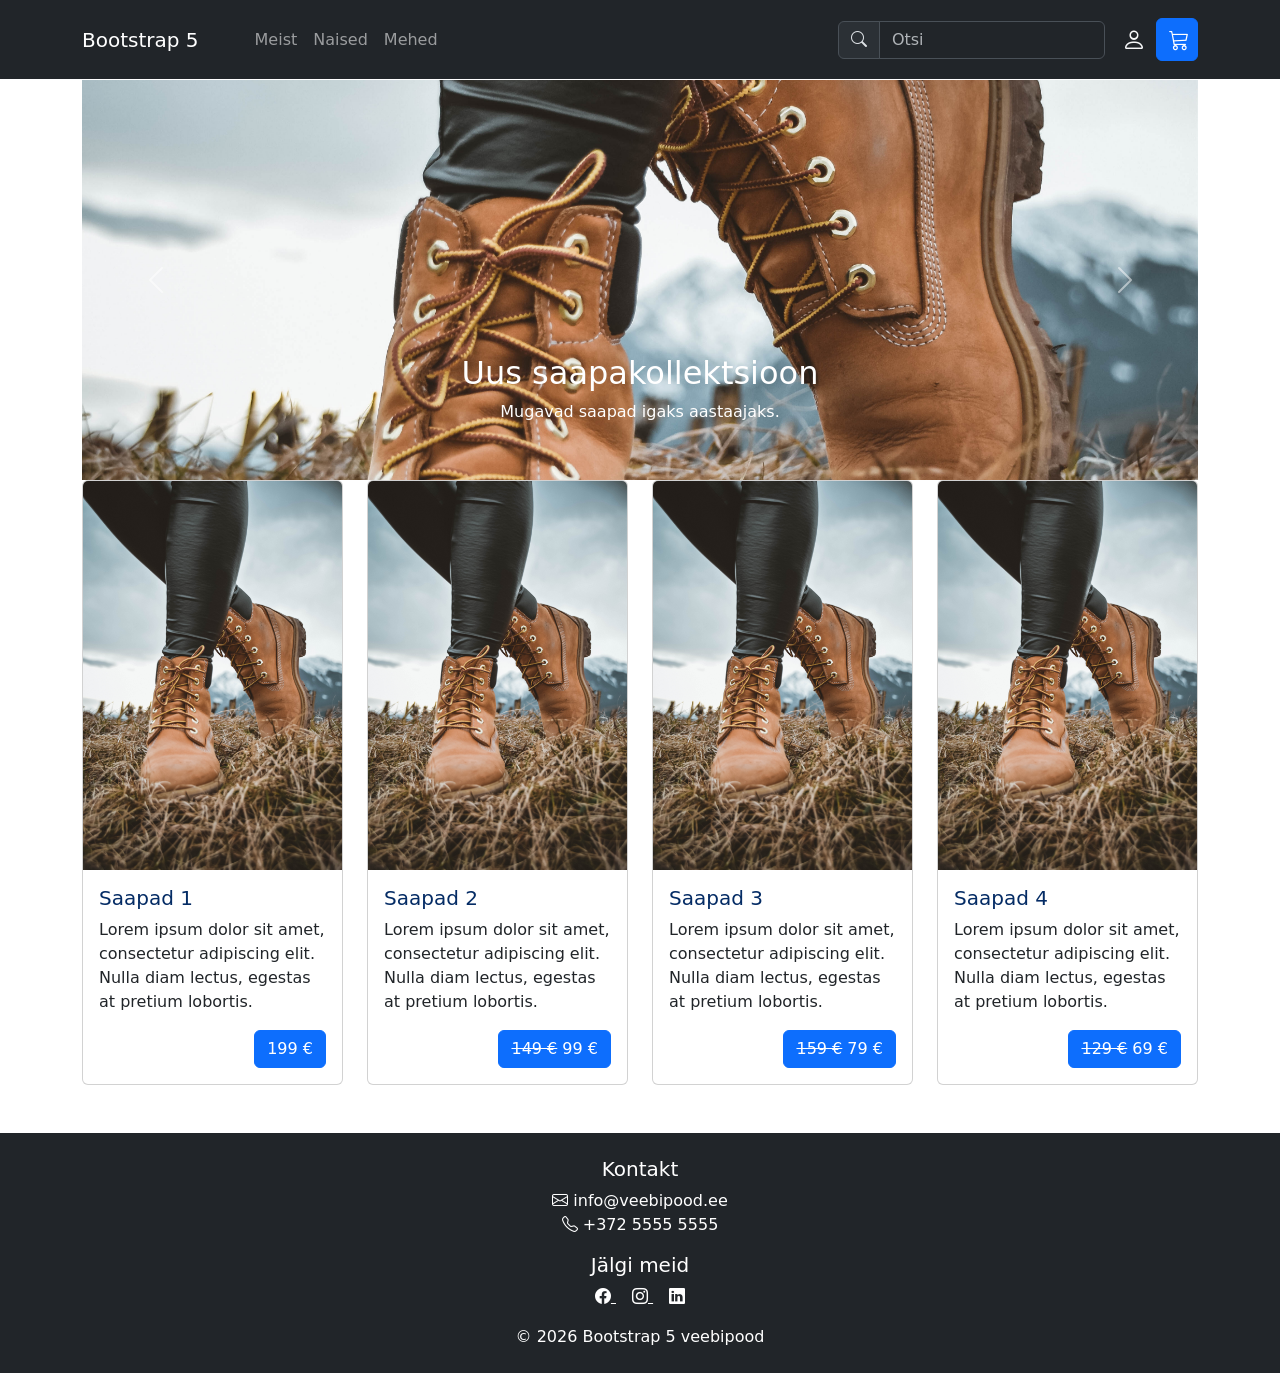
<file: index.html>
<!doctype html>
<html lang="et">

<head>
  <meta charset="utf-8">
  <meta name="viewport" content="width=device-width, initial-scale=1">
  <meta name="description" content="Bootstrapi juhend">
  <meta name="author" content="">
  <title>Bootstrap 5 juhend</title>
  <!--Bootstrap CSS-->
  <link href="https://cdn.jsdelivr.net/npm/bootstrap@5.3.3/dist/css/bootstrap.min.css" rel="stylesheet"
    integrity="sha384-QWTKZyjpPEjISv5WaRU9OFeRpok6YctnYmDr5pNlyT2bRjXh0JMhjY6hW+ALEwIH" crossorigin="anonymous">
  <!--Bootstrap ikoonid-->
  <link href="https://cdn.jsdelivr.net/npm/bootstrap-icons@1.9.1/font/bootstrap-icons.css" rel="stylesheet">
  <!--minu CSS-->
  <link rel="stylesheet" href="custom.css">
</head>

<body>
<!-- Navigatsioon --->
  <nav class="navbar navbar-expand-lg bg-dark py-3 fixed-top" data-bs-theme="dark">
    <div class="container">
      <button class="navbar-toggler" type="button" data-bs-toggle="collapse" data-bs-target="#navbarSupportedContent"
        aria-controls="navbarSupportedContent" aria-expanded="false" aria-label="Toggle navigation">
        <span class="navbar-toggler-icon"></span>
      </button>
      <a class="navbar-brand me-5" href="#">Bootstrap 5</a>
      <div class="collapse navbar-collapse" id="navbarSupportedContent">
        <ul class="navbar-nav me-auto">
			 <li class="nav-item">
    <a class="nav-link" href="meist.html">Meist</a>
  </li>

  <li class="nav-item dropdown">
          <li class="nav-item dropdown">
            <a class="nav-link dropdown" href="#" id="navbarDropdown" role="button" data-bs-toggle="dropdown"
              aria-expanded="false">Naised</a>
            <ul class="dropdown-menu" aria-labelledby="navbarDropdown">
              <li><a class="dropdown-item" href="#">Kingad</a></li>
              <div class="dropdown-divider"></div>
              <li><a class="dropdown-item" href="#">Saapad</a></li>
            </ul>
          </li>
          <li class="nav-item dropdown">
            <a class="nav-link dropdown" href="#" id="navbarDropdown" role="button" data-bs-toggle="dropdown"
              aria-expanded="false">Mehed</a>
            <ul class="dropdown-menu" aria-labelledby="navbarDropdown">
              <li><a class="dropdown-item" href="#">Kingad</a></li>
              <div class="dropdown-divider"></div>
              <li><a class="dropdown-item" href="#">Saapad</a></li>
            </ul>
          </li>
        </ul>
       
		<!--Otsi vorm -->
        <form class="d-flex me-1">
          <div class="input-group">
            <div class="input-group-text"><span class="bi bi-search mb-2"></span></div>
            <input class="form-control" type="search" placeholder="Otsi" aria-label="Search">
          </div>
        </form>
      </div>
      <div class="float-end">
       
	   <!--Login ikoon-->
        <button class="btn btn-link text-light" type="submit"><span class="bi bi-person"></span></button>
        
	   <!--Ostukorvi ikoon-->
        <a class="btn btn-primary" href="ostukorv.html" type="submit"><span class="bi bi-cart3"></span></button></a>
      
	  </div>
    </div>
  </nav>
  
  <!--Tee ise: siia konteinerisse lisa pildikarusell-->
<div id="karussell" class="carousel slide container" data-bs-ride="carousel">

  <div class="carousel-inner">

    <div class="carousel-item active">
      <img src="stephan-seeber-NzAfGi8XuA4-unsplash.jpg"
        class="d-block w-100"
        alt="Saapad">

      <div class="carousel-caption d-none d-lg-block">
        <h2>Uus saapakollektsioon</h2>
        <p>Mugavad saapad igaks aastaajaks.</p>
      </div>
    </div>

    <div class="carousel-item">
      <img src="stephan-seeber-NzAfGi8XuA4-unsplash.jpg"
        class="d-block w-100"
        alt="Saapad looduses">
    </div>

  </div>

  <button class="carousel-control-prev"
    type="button"
    data-bs-target="#karussell"
    data-bs-slide="prev">

    <span class="carousel-control-prev-icon"></span>
  </button>

  <button class="carousel-control-next"
    type="button"
    data-bs-target="#karussell"
    data-bs-slide="next">

    <span class="carousel-control-next-icon"></span>
  </button>

</div>
  
  <!--Tooted avalehel kaartidena-->
  <div class="container overflow-hidden">
    <div class="row g-4 row justify-content-center">
      <div class="col-xl-3 col-md-6">
        <div class="card">
          <img src="stephan-seeber-NzAfGi8XuA4-unsplash.jpg" class="card-img-top" alt="pilt">
          <div class="card-body">
            <h5 class="card-title text-primary-emphasis">Saapad 1</h5>
            <p class="card-text">Lorem ipsum dolor sit amet, consectetur adipiscing elit. Nulla diam lectus, egestas at
              pretium lobortis.</p>
            <a href="toode.html" class="btn btn-primary float-end">199 €</a>
          </div>
        </div>
      </div>
      <div class="col-xl-3 col-md-6">
        <div class="card">
          <img src="stephan-seeber-NzAfGi8XuA4-unsplash.jpg" class="card-img-top" alt="pilt">
          <div class="card-body">
            <h5 class="card-title text-primary-emphasis">Saapad 2</h5>
            <p class="card-text">Lorem ipsum dolor sit amet, consectetur adipiscing elit. Nulla diam lectus, egestas at
              pretium lobortis.</p>
            <a href="#" class="btn btn-primary float-end"><s>149 €</s> 99 € </a>
          </div>
        </div>
      </div>
      <div class="col-xl-3 col-md-6">
        <div class="card">
          <img src="stephan-seeber-NzAfGi8XuA4-unsplash.jpg" class="card-img-top" alt="pilt">
          <div class="card-body">
            <h5 class="card-title text-primary-emphasis">Saapad 3</h5>
            <p class="card-text">Lorem ipsum dolor sit amet, consectetur adipiscing elit. Nulla diam lectus, egestas at
              pretium lobortis.</p>
            <a href="#" class="btn btn-primary float-end"><s>159 €</s> 79 €</a>
          </div>
        </div>
      </div>
      <div class="col-xl-3  col-md-6">
        <div class="card">
          <img src="stephan-seeber-NzAfGi8XuA4-unsplash.jpg" class="card-img-top" alt="pilt">
          <div class="card-body">
            <h5 class="card-title text-primary-emphasis">Saapad 4</h5>
            <p class="card-text">Lorem ipsum dolor sit amet, consectetur adipiscing elit. Nulla diam lectus, egestas at
              pretium lobortis.</p>
            <a href="#" class="btn btn-primary float-end"><s>129 €</s> 69 €</a>
          </div>
        </div>
      </div>
    </div>
  </div>
  
  <!--Tee ise: kujunda siia korrektne jalus - lisa kontaktid ja sotsiaalvõrgustike lingid ikoonidega.-->
<footer class="bg-dark text-white mt-5 p-4">
  <div class="container text-center">

    <h5>Kontakt</h5>
    <p>
      <i class="bi bi-envelope"></i> info@veebipood.ee<br>
      <i class="bi bi-telephone"></i> +372 5555 5555
    </p>

    <h5>Jälgi meid</h5>
    <a href="https://facebook.com" class="text-white me-3">
      <i class="bi bi-facebook"></i>
    </a>

    <a href="https://instagram.com" class="text-white me-3">
      <i class="bi bi-instagram"></i>
    </a>

    <a href="https://linkedin.com" class="text-white">
      <i class="bi bi-linkedin"></i>
    </a>

    <p class="mt-3 mb-0">© 2026 Bootstrap 5 veebipood</p>

  </div>
</footer>
  
  <!--Popper.js-->
  <script src="https://cdn.jsdelivr.net/npm/@popperjs/core@2.11.8/dist/umd/popper.min.js"
    integrity="sha384-I7E8VVD/ismYTF4hNIPjVp/Zjvgyol6VFvRkX/vR+Vc4jQkC+hVqc2pM8ODewa9r"
    crossorigin="anonymous"></script>
  
  <!--Bootstrap.js-->
  <script src="https://cdn.jsdelivr.net/npm/bootstrap@5.3.3/dist/js/bootstrap.min.js"
    integrity="sha384-0pUGZvbkm6XF6gxjEnlmuGrJXVbNuzT9qBBavbLwCsOGabYfZo0T0to5eqruptLy"
    crossorigin="anonymous"></script>

</body>

</html>
</file>
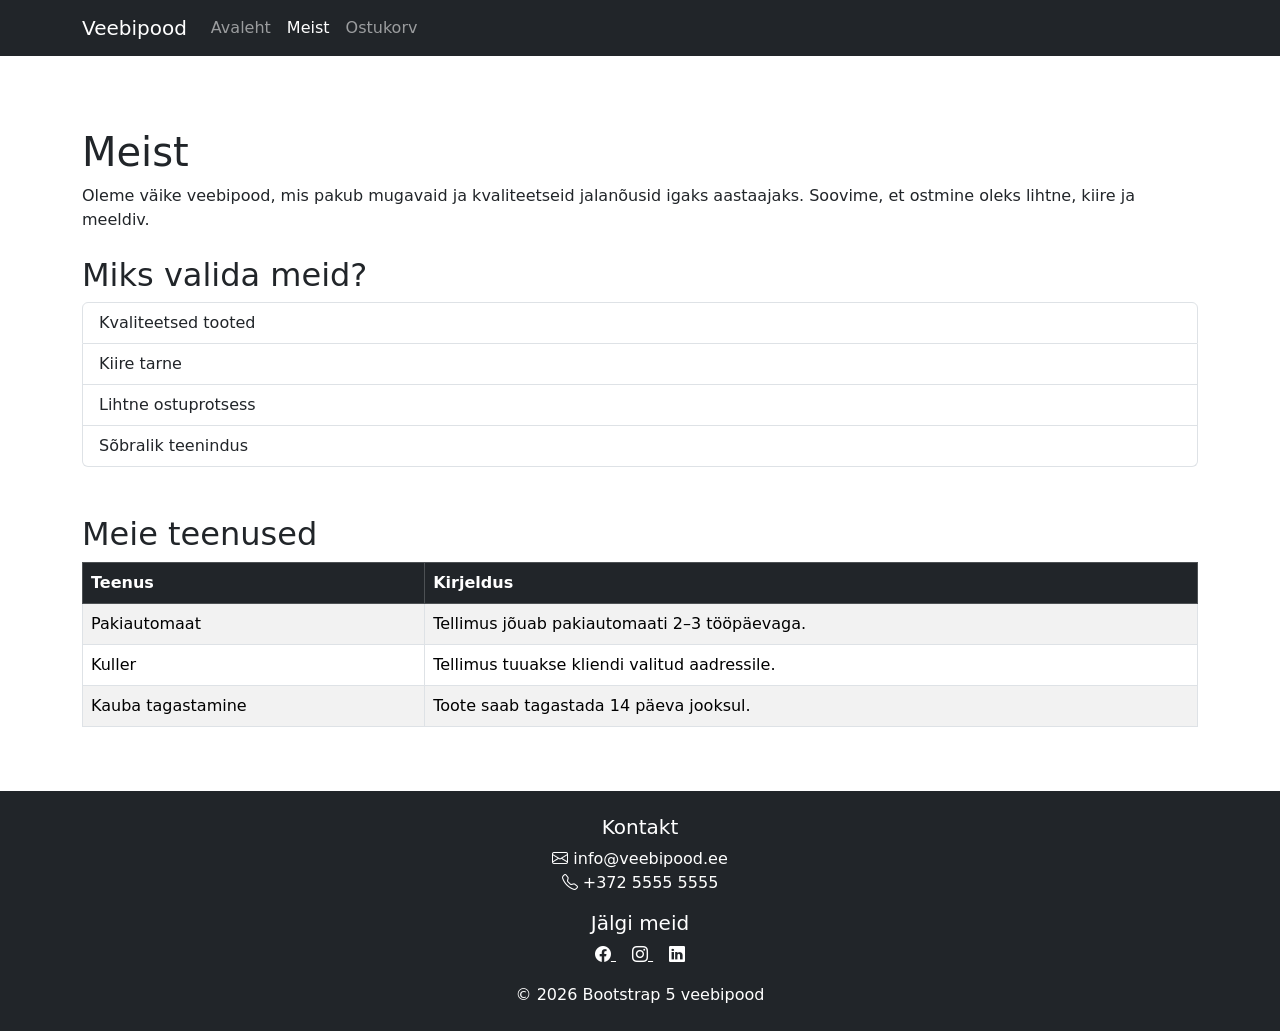
<file: meist.html>
<!doctype html>
<html lang="et">

<head>
  <meta charset="utf-8">
  <meta name="viewport" content="width=device-width, initial-scale=1">

  <title>Meist</title>

  <link href="https://cdn.jsdelivr.net/npm/bootstrap@5.3.3/dist/css/bootstrap.min.css"
        rel="stylesheet">

  <link href="https://cdn.jsdelivr.net/npm/bootstrap-icons@1.11.3/font/bootstrap-icons.css"
        rel="stylesheet">

  <link rel="stylesheet" href="custom.css">
</head>

<body>

 <nav class="navbar navbar-expand-lg navbar-dark bg-dark fixed-top">
    <div class="container">

      <a class="navbar-brand" href="index.html">Veebipood</a>

      <button class="navbar-toggler" type="button"
              data-bs-toggle="collapse"
              data-bs-target="#menu">
        <span class="navbar-toggler-icon"></span>
      </button>

      <div class="collapse navbar-collapse" id="menu">
        <ul class="navbar-nav">

          <li class="nav-item">
            <a class="nav-link" href="index.html">Avaleht</a>
          </li>

          <li class="nav-item">
            <a class="nav-link active" href="meist.html">Meist</a>
          </li>

          <li class="nav-item">
            <a class="nav-link" href="ostukorv.html">Ostukorv</a>
          </li>

        </ul>
      </div>

    </div>
  </nav>

  <main class="container my-5">

    <h1>Meist</h1>

    <p>
      Oleme väike veebipood, mis pakub mugavaid ja kvaliteetseid
      jalanõusid igaks aastaajaks. Soovime, et ostmine oleks lihtne,
      kiire ja meeldiv.
    </p>

    <h2 class="mt-4">Miks valida meid?</h2>

    <!-- Bootstrap nimekiri -->
    <ul class="list-group mb-5">
      <li class="list-group-item">Kvaliteetsed tooted</li>
      <li class="list-group-item">Kiire tarne</li>
      <li class="list-group-item">Lihtne ostuprotsess</li>
      <li class="list-group-item">Sõbralik teenindus</li>
    </ul>

    <h2>Meie teenused</h2>

    <!-- Bootstrap tabel -->
    <div class="table-responsive">
      <table class="table table-striped table-bordered">
        <thead class="table-dark">
          <tr>
            <th>Teenus</th>
            <th>Kirjeldus</th>
          </tr>
        </thead>

        <tbody>
          <tr>
            <td>Pakiautomaat</td>
            <td>Tellimus jõuab pakiautomaati 2–3 tööpäevaga.</td>
          </tr>

          <tr>
            <td>Kuller</td>
            <td>Tellimus tuuakse kliendi valitud aadressile.</td>
          </tr>

          <tr>
            <td>Kauba tagastamine</td>
            <td>Toote saab tagastada 14 päeva jooksul.</td>
          </tr>
        </tbody>
      </table>
    </div>

  </main>

  <footer class="bg-dark text-white mt-5 p-4">
    <div class="container text-center">

      <h5>Kontakt</h5>

      <p>
        <i class="bi bi-envelope"></i> info@veebipood.ee<br>
        <i class="bi bi-telephone"></i> +372 5555 5555
      </p>

      <h5>Jälgi meid</h5>

      <a href="https://facebook.com" class="text-white me-3">
        <i class="bi bi-facebook"></i>
      </a>

      <a href="https://instagram.com" class="text-white me-3">
        <i class="bi bi-instagram"></i>
      </a>

      <a href="https://linkedin.com" class="text-white">
        <i class="bi bi-linkedin"></i>
      </a>

      <p class="mt-3 mb-0">© 2026 Bootstrap 5 veebipood</p>

    </div>
  </footer>

  <script src="https://cdn.jsdelivr.net/npm/bootstrap@5.3.3/dist/js/bootstrap.bundle.min.js">
  </script>

</body>
</html>
</file>
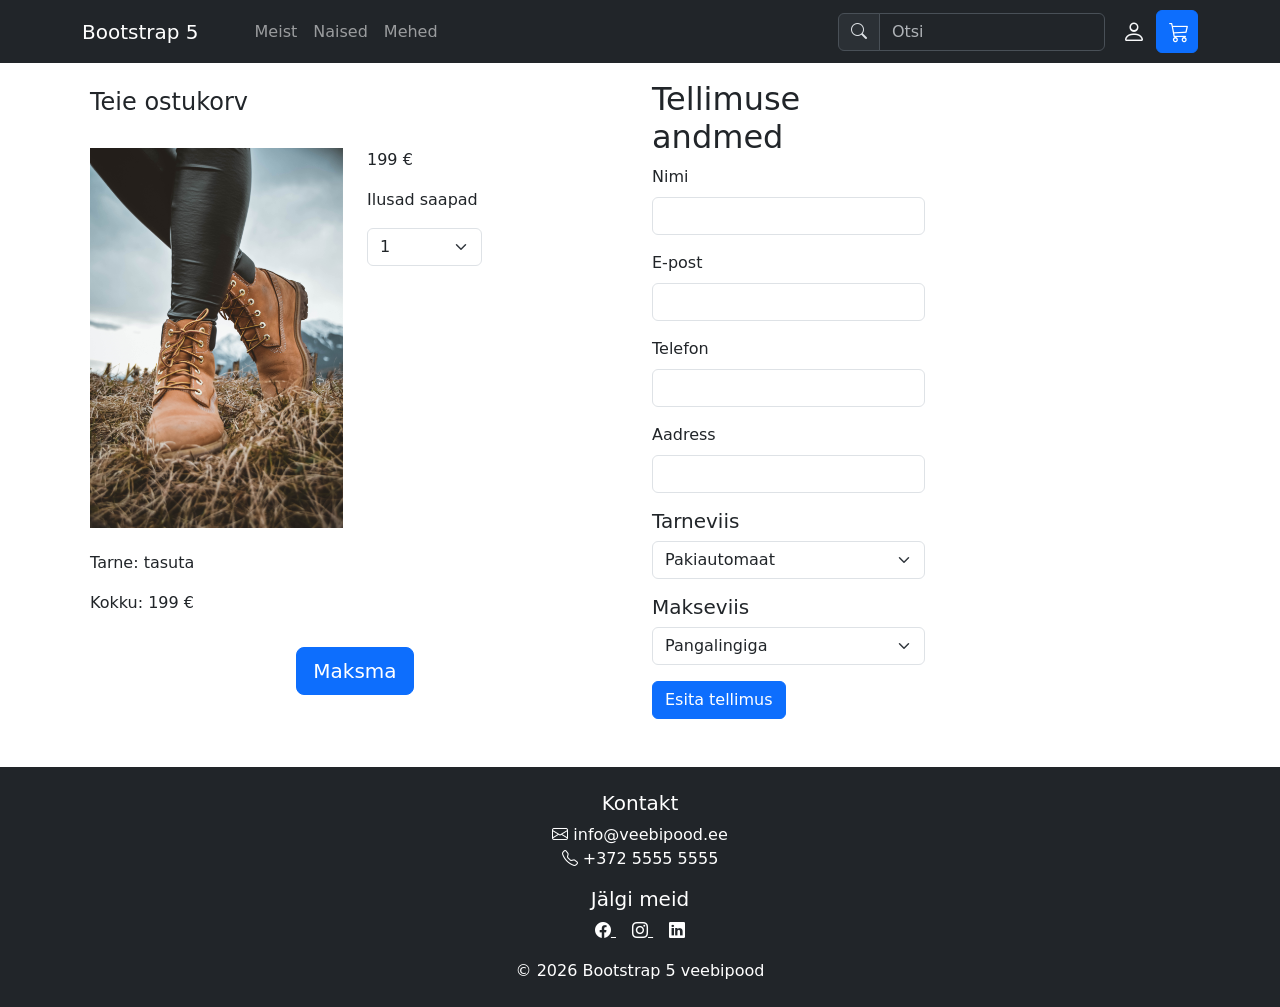
<file: ostukorv.html>
<!doctype html>
<html lang="et">

<head>
  <meta charset="utf-8">
  <meta name="viewport" content="width=device-width, initial-scale=1">
  <meta name="description" content="Bootstrapi juhend">
  <meta name="author" content="">
  <title>Bootstrap 5 juhend</title>
  <!--Bootstrap CSS-->
  <link href="https://cdn.jsdelivr.net/npm/bootstrap@5.3.3/dist/css/bootstrap.min.css" rel="stylesheet"
    integrity="sha384-QWTKZyjpPEjISv5WaRU9OFeRpok6YctnYmDr5pNlyT2bRjXh0JMhjY6hW+ALEwIH" crossorigin="anonymous">
  <!--Bootstrap ikoonid-->
  <link href="https://cdn.jsdelivr.net/npm/bootstrap-icons@1.9.1/font/bootstrap-icons.css" rel="stylesheet">
  <!--minu CSS-->
  <link rel="stylesheet" href="custom.css">
  
</head>

<body>
  <!-- Navigatsioon --->
  <nav class="navbar navbar-expand-lg navbar-dark bg-dark fixed-top" data-bs-theme="dark">
    <div class="container">
      <button class="navbar-toggler" type="button" data-bs-toggle="collapse" data-bs-target="#navbarSupportedContent"
        aria-controls="navbarSupportedContent" aria-expanded="false" aria-label="Toggle navigation">
        <span class="navbar-toggler-icon"></span>
      </button>
      <a class="navbar-brand me-5" href="#">Bootstrap 5</a>
      <div class="collapse navbar-collapse" id="navbarSupportedContent">
        <ul class="navbar-nav me-auto">
			 <li class="nav-item">
    <a class="nav-link" href="meist.html">Meist</a>
  </li>

  <li class="nav-item dropdown">
          <li class="nav-item dropdown">
            <a class="nav-link dropdown" href="#" id="navbarDropdown" role="button" data-bs-toggle="dropdown"
              aria-expanded="false">Naised</a>
            <ul class="dropdown-menu" aria-labelledby="navbarDropdown">
              <li><a class="dropdown-item" href="#">Kingad</a></li>
              <div class="dropdown-divider"></div>
              <li><a class="dropdown-item" href="#">Saapad</a></li>
            </ul>
          </li>
          <li class="nav-item dropdown">
            <a class="nav-link dropdown" href="#" id="navbarDropdown" role="button" data-bs-toggle="dropdown"
              aria-expanded="false">Mehed</a>
            <ul class="dropdown-menu" aria-labelledby="navbarDropdown">
              <li><a class="dropdown-item" href="#">Kingad</a></li>
              <div class="dropdown-divider"></div>
              <li><a class="dropdown-item" href="#">Saapad</a></li>
            </ul>
          </li>
        </ul>
        
		<!--Otsi vorm -->
        <form class="d-flex me-1">
          <div class="input-group">
            <div class="input-group-text"><span class="bi bi-search mb-2"></span></div>
            <input class="form-control" type="search" placeholder="Otsi" aria-label="Search">
          </div>
        </form>
      </div>
      <div class="float-end">
       
	   <!--Login ikoon-->
        <button class="btn btn-link text-light" type="submit"><span class="bi bi-person"></span></button>
       
	   <!--Ostukorvi ikoon-->
        <a class="btn btn-primary" href="ostukorv.html" type="submit"><span class="bi bi-cart3"></span></button></a>
      </div>
    </div>
  </nav>
  <section>
    <div class="container">
      <div class="row">
        <div class="col-lg-6 d-flex align-items-start flex-column">
          <div class="mb-auto p-2">
            <h4>Teie ostukorv</h4>
          </div>
          <div class="mb-auto p-2 row">
            <div class="col-lg-6">
              <img src="stephan-seeber-NzAfGi8XuA4-unsplash.jpg" width="100%">
            </div>
			<div class="col-lg-3">
              <p>199 &#8364;</p>
              <p>Ilusad saapad</p>
              <select class="form-select">
                <option>0</option>
                <option selected="selected">1</option>
                <option>2</option>
                <option>3</option>
              </select>
              <br />
            </div>
          </div>
          <div class="p-2">
            <p>Tarne: tasuta</span></p>
            <p>Kokku: 199 &#8364;</span></p>
          </div>
          <div class="p-2 mx-auto">
            <a href="#" class="btn btn-primary btn-lg mb-3">Maksma</a>
          </div>
        </div>
        <div class="col-lg-6">
			<div class="col-lg-6">
  <h2>Tellimuse andmed</h2>

  <form>
    <label class="form-label">Nimi</label>
    <input type="text" class="form-control mb-3">

    <label class="form-label">E-post</label>
    <input type="email" class="form-control mb-3">

    <label class="form-label">Telefon</label>
    <input type="tel" class="form-control mb-3">

    <label class="form-label">Aadress</label>
    <input type="text" class="form-control mb-3">

    <h5>Tarneviis</h5>
    <select class="form-select mb-3">
      <option>Pakiautomaat</option>
      <option>Kuller</option>
      <option>Tulen ise järele</option>
    </select>

    <h5>Makseviis</h5>
    <select class="form-select mb-3">
      <option>Pangalingiga</option>
      <option>Pangakaardiga</option>
      <option>Arvega</option>
    </select>

    <button class="btn btn-primary" type="submit">
      Esita tellimus
    </button>
  </form>
          <!--Tee ise: korrasta (lisa) ostukorvi vormi nii, et sellel oleks väljad kasutaja andmete jaoks, makse ja tarneviisi valik ning ostukorv oleks kujundatud järgides kasutajaliidese disaini põhimõtteid.-->
        </div>
      </div>
    </div>
  </section>

  
  <!--Tee ise: kujunda siia korrektne jalus - lisa kontaktid ja sotsiaalvõrgustike lingid ikoonidega.-->
<footer class="bg-dark text-white mt-5 p-4">
  <div class="container text-center">
    <h5>Kontakt</h5>

    <p>
      <i class="bi bi-envelope"></i> info@veebipood.ee<br>
      <i class="bi bi-telephone"></i> +372 5555 5555
    </p>

    <h5>Jälgi meid</h5>

    <a href="https://facebook.com" class="text-white me-3">
      <i class="bi bi-facebook"></i>
    </a>

    <a href="https://instagram.com" class="text-white me-3">
      <i class="bi bi-instagram"></i>
    </a>

    <a href="https://linkedin.com" class="text-white">
      <i class="bi bi-linkedin"></i>
    </a>

    <p class="mt-3 mb-0">© 2026 Bootstrap 5 veebipood</p>
  </div>
</footer>
  
  <!--Popper.js-->
  <script src="https://cdn.jsdelivr.net/npm/@popperjs/core@2.11.8/dist/umd/popper.min.js"
    integrity="sha384-I7E8VVD/ismYTF4hNIPjVp/Zjvgyol6VFvRkX/vR+Vc4jQkC+hVqc2pM8ODewa9r"
    crossorigin="anonymous"></script>
	
  <!--Bootstrap.js-->
  <script src="https://cdn.jsdelivr.net/npm/bootstrap@5.3.3/dist/js/bootstrap.min.js"
    integrity="sha384-0pUGZvbkm6XF6gxjEnlmuGrJXVbNuzT9qBBavbLwCsOGabYfZo0T0to5eqruptLy"
    crossorigin="anonymous"></script>
</body>

</html>
</file>
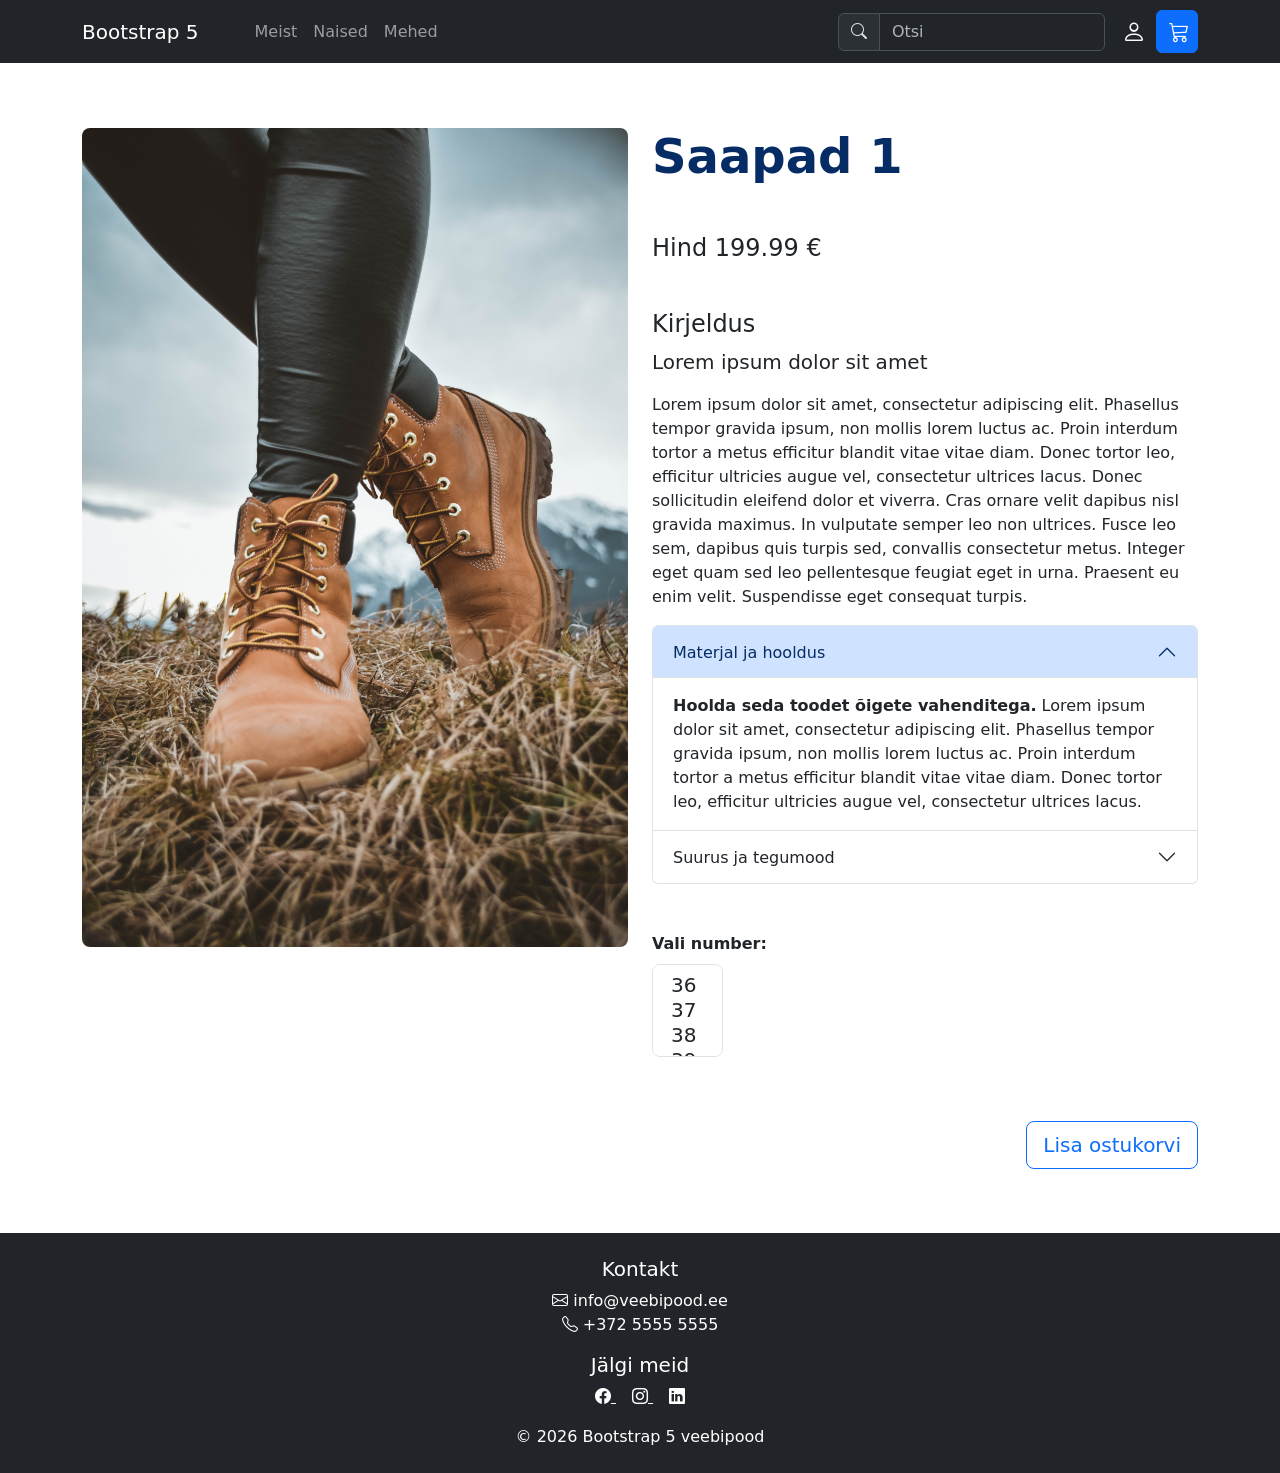
<file: toode.html>
<!doctype html>
<html lang="et">

<head>
  <meta charset="utf-8">
  <meta name="viewport" content="width=device-width, initial-scale=1">
  <meta name="description" content="Bootstrapi juhend">
  <meta name="author" content="">
  <title>Bootstrap 5 juhend</title>
  <!--Bootstrap CSS-->
  <link href="https://cdn.jsdelivr.net/npm/bootstrap@5.3.3/dist/css/bootstrap.min.css" rel="stylesheet"
    integrity="sha384-QWTKZyjpPEjISv5WaRU9OFeRpok6YctnYmDr5pNlyT2bRjXh0JMhjY6hW+ALEwIH" crossorigin="anonymous">
  <!--Bootstrap ikoonid-->
  <link href="https://cdn.jsdelivr.net/npm/bootstrap-icons@1.9.1/font/bootstrap-icons.css" rel="stylesheet">
  <!--minu CSS-->
  <link rel="stylesheet" href="custom.css">
 
</head>

<body>
<!-- Navigatsioon --->
  <nav class="navbar navbar-expand-lg navbar-dark bg-dark fixed-top" data-bs-theme="dark">
    <div class="container">
      <button class="navbar-toggler" type="button" data-bs-toggle="collapse" data-bs-target="#navbarSupportedContent"
        aria-controls="navbarSupportedContent" aria-expanded="false" aria-label="Toggle navigation">
        <span class="navbar-toggler-icon"></span>
      </button>
      <a class="navbar-brand me-5" href="#">Bootstrap 5</a>
      <div class="collapse navbar-collapse" id="navbarSupportedContent">
        <ul class="navbar-nav me-auto">
			 <li class="nav-item">
    <a class="nav-link" href="meist.html">Meist</a>
  </li>

  <li class="nav-item dropdown">
          <li class="nav-item dropdown">
            <a class="nav-link dropdown" href="#" id="navbarDropdown" role="button" data-bs-toggle="dropdown"
              aria-expanded="false">Naised</a>
            <ul class="dropdown-menu" aria-labelledby="navbarDropdown">
              <li><a class="dropdown-item" href="#">Kingad</a></li>
              <div class="dropdown-divider"></div>
              <li><a class="dropdown-item" href="#">Saapad</a></li>
            </ul>
          </li>
          <li class="nav-item dropdown">
            <a class="nav-link dropdown" href="#" id="navbarDropdown" role="button" data-bs-toggle="dropdown"
              aria-expanded="false">Mehed</a>
            <ul class="dropdown-menu" aria-labelledby="navbarDropdown">
              <li><a class="dropdown-item" href="#">Kingad</a></li>
              <div class="dropdown-divider"></div>
              <li><a class="dropdown-item" href="#">Saapad</a></li>
            </ul>
          </li>
        </ul>
       
	   <!--Otsi vorm -->
        <form class="d-flex me-1">
          <div class="input-group">
            <div class="input-group-text"><span class="bi bi-search mb-2"></span></div>
            <input class="form-control" type="search" placeholder="Otsi" aria-label="Search">
          </div>
        </form>
      </div>
      <div class="float-end">
      
	  <!--Login ikoon-->
        <button class="btn btn-link text-light" type="submit"><span class="bi bi-person"></span></button>
      
	  <!--Ostukorvi ikoon-->
        <a class="btn btn-primary" href="ostukorv.html" type="submit"><span class="bi bi-cart3"></span></button></a>
      </div>
    </div>
  </nav>
  <section>
    <div class="container">
      <div class="row mt-5">
        <div class="col-lg-6"><img src="stephan-seeber-NzAfGi8XuA4-unsplash.jpg" class="img-fluid rounded-3"
            alt="saapad" /></div>
        <div class="col-lg-6">
          <h1 class="display-5 fw-semibold text-primary-emphasis">Saapad 1</h1>
          <h4 class="mt-5 text">Hind 199.99 &#8364;</h4>
          <h4 class="mt-5">Kirjeldus</h4>
          <p class="my-2 fs-5 fw-light">Lorem ipsum dolor sit amet</p>
          <p class="mt-3">Lorem ipsum dolor sit amet, consectetur adipiscing elit. Phasellus tempor gravida ipsum, non
            mollis lorem luctus ac. Proin interdum tortor a metus efficitur blandit vitae vitae diam. Donec tortor leo,
            efficitur ultricies augue vel, consectetur ultrices lacus. Donec sollicitudin eleifend dolor et viverra.
            Cras ornare velit dapibus nisl gravida maximus. In vulputate semper leo non ultrices. Fusce leo sem, dapibus
            quis turpis sed, convallis consectetur metus. Integer eget quam sed leo pellentesque feugiat eget in urna.
            Praesent eu enim velit. Suspendisse eget consequat turpis.</p>
          <div class="accordion" id="accordionExample">
            <div class="accordion-item">

  <h2 class="accordion-header">
    <button class="accordion-button"
      type="button"
      data-bs-toggle="collapse"
      data-bs-target="#collapseOne"
      aria-expanded="true"
      aria-controls="collapseOne">

      Materjal ja hooldus

    </button>
  </h2>

  <div id="collapseOne"
    class="accordion-collapse collapse show"
    data-bs-parent="#accordionExample">

    <div class="accordion-body">
      <strong>Hoolda seda toodet õigete vahenditega.</strong>
      Lorem ipsum dolor sit amet, consectetur adipiscing elit.
      Phasellus tempor gravida ipsum, non mollis lorem luctus ac.
      Proin interdum tortor a metus efficitur blandit vitae vitae diam.
      Donec tortor leo, efficitur ultricies augue vel,
      consectetur ultrices lacus.
    </div>

  </div>

</div>
            <div class="accordion-item">
              <h2 class="accordion-header">
                <button class="accordion-button collapsed" type="button" data-bs-toggle="collapse"
                  data-bs-target="#collapseTwo" aria-expanded="false" aria-controls="collapseTwo">
                  Suurus ja tegumood
                </button>
              </h2>
              <div id="collapseTwo" class="accordion-collapse collapse" data-bs-parent="#accordionExample">
                <div class="accordion-body">
                  <strong>Väiksem suurus, osta suurem number.</strong> Lorem ipsum dolor sit amet, consectetur
                  adipiscing elit. Phasellus tempor gravida ipsum, non mollis lorem luctus ac. Proin interdum tortor a
                  metus efficitur blandit vitae vitae diam. Donec tortor leo, efficitur ultricies augue vel, consectetur
                  ultrices lacus.
                </div>
              </div>
            </div>
          </div>
          <div class="form row my-5">
            <div class="col-2">
              <label for="jalanr" class="form-label fw-semibold text-nowrap">Vali number:</label>
              <select class="form-select form-select-lg" size="3" id="jalanr" name="jalanumber">
                <option>36</option>
                <option>37</option>
                <option>38</option>
                <option>39</option>
                <option>40</option>
                <option>41</option>
              </select>
            </div>
          </div>
          
		  <!--Ostukorvi lisamise nupp lingina-->
          <a class="btn btn-outline-primary btn-lg my-3 float-end" href="ostukorv.html" role="button">Lisa ostukorvi</a>
        
		</div>
      </div>
    </div>
    </div>
  </section>
  
  <!--Tee ise: kujunda siia korrektne jalus - lisa kontaktid ja sotsiaalvõrgustike lingid ikoonidega.-->
  <footer class="bg-dark text-white mt-5 p-4">
  <div class="container text-center">

    <h5>Kontakt</h5>

    <p>
      <i class="bi bi-envelope"></i> info@veebipood.ee<br>
      <i class="bi bi-telephone"></i> +372 5555 5555
    </p>

    <h5>Jälgi meid</h5>

    <a href="https://facebook.com" class="text-white me-3">
      <i class="bi bi-facebook"></i>
    </a>

    <a href="https://instagram.com" class="text-white me-3">
      <i class="bi bi-instagram"></i>
    </a>

    <a href="https://linkedin.com" class="text-white">
      <i class="bi bi-linkedin"></i>
    </a>

    <p class="mt-3 mb-0">© 2026 Bootstrap 5 veebipood</p>

  </div>
</footer>
  
  <!--Popper.js-->
  <script src="https://cdn.jsdelivr.net/npm/@popperjs/core@2.11.8/dist/umd/popper.min.js"
    integrity="sha384-I7E8VVD/ismYTF4hNIPjVp/Zjvgyol6VFvRkX/vR+Vc4jQkC+hVqc2pM8ODewa9r"
    crossorigin="anonymous"></script>

  <!--Bootstrap.js-->
  <script src="https://cdn.jsdelivr.net/npm/bootstrap@5.3.3/dist/js/bootstrap.min.js"
    integrity="sha384-0pUGZvbkm6XF6gxjEnlmuGrJXVbNuzT9qBBavbLwCsOGabYfZo0T0to5eqruptLy"
    crossorigin="anonymous"></script>
  
</body>

</html>
</file>
<file: custom.css>
footer {
    margin-top: 3rem;
    padding: 3rem;
}

.bi {
    display: inline-block;
    fill: currentColor;
    width: 1rem;
    height: 1rem;
}

.bi-person {
    display: inline-block;
    fill: currentColor;
    font-size: 1.5rem;
   
}
.carousel-item img {
    height: 400px;
    object-fit: cover;
}

.bi-cart3 {
    display: inline-block;
    fill: currentColor;
    font-size: 1.25rem;
    
}
body {
  padding-top: 80px;
}
</file>
